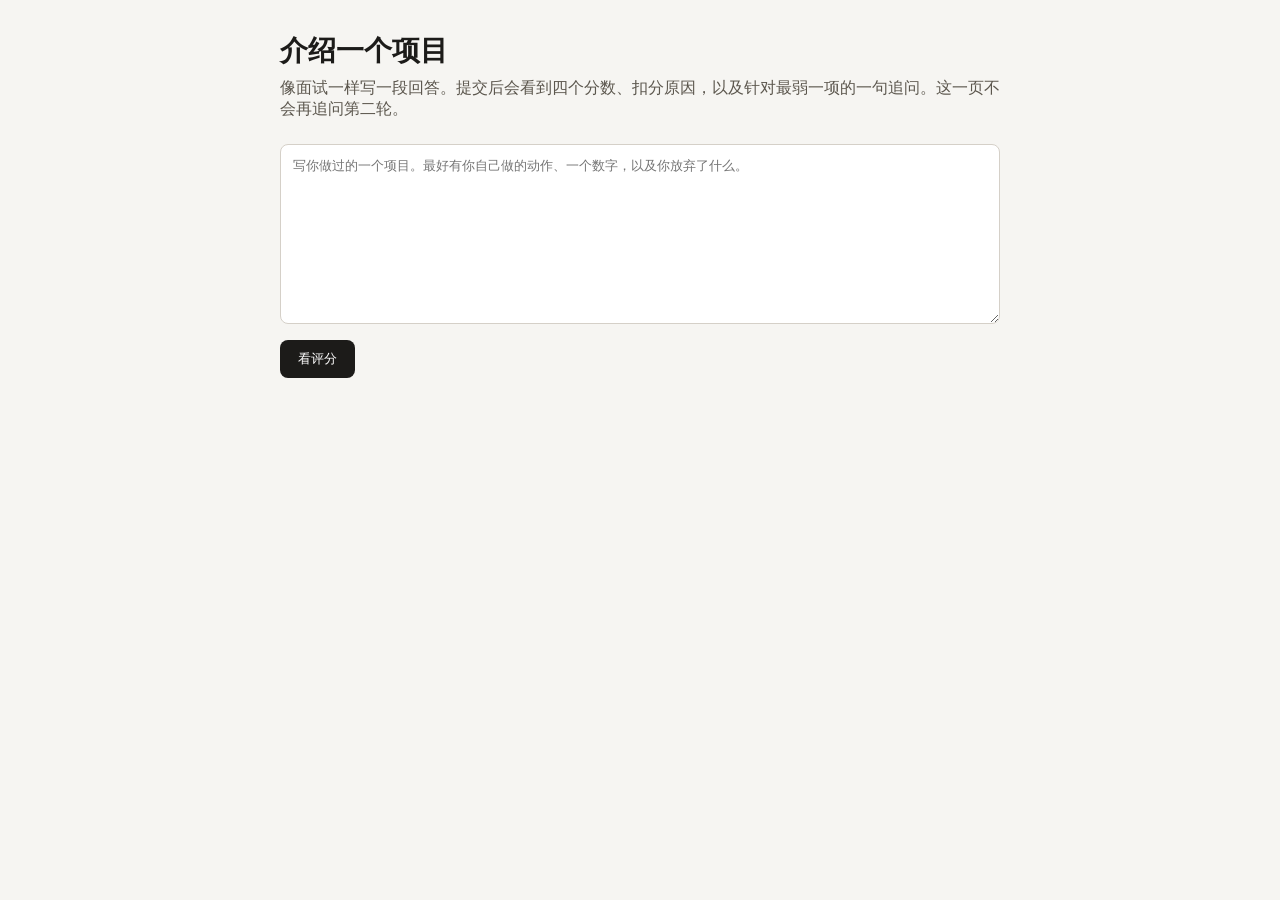
<file: ai-interviewer/app/static/index.html>
<!DOCTYPE html>
<html lang="zh-CN">
<head>
  <meta charset="utf-8" />
  <meta name="viewport" content="width=device-width, initial-scale=1" />
  <title>介绍一个项目</title>
  <style>
    body { font-family: -apple-system, "PingFang SC", sans-serif; margin: 0; background: #f6f5f2; color: #1c1b19; }
    main { max-width: 720px; margin: 0 auto; padding: 32px 20px 64px; }
    h1 { font-size: 28px; margin: 0 0 8px; }
    p.lead { margin: 0 0 24px; color: #5c574e; }
    textarea { width: 100%; min-height: 180px; box-sizing: border-box; font: 16px/1.5 inherit; padding: 12px; border: 1px solid #d5d0c8; border-radius: 8px; }
    button { margin-top: 12px; font: 16px inherit; padding: 10px 18px; border: 0; border-radius: 8px; background: #1c1b19; color: #fff; }
    button:disabled { opacity: 0.5; }
    .error { color: #8d2a2a; }
    .scores { display: grid; grid-template-columns: repeat(4, 1fr); gap: 8px; margin: 24px 0; }
    .score { background: #fff; border-radius: 8px; padding: 12px; }
    .score b { display: block; font-size: 28px; }
    .score span { color: #5c574e; font-size: 14px; }
    article { background: #fff; border-radius: 8px; padding: 16px; margin-bottom: 12px; }
    mark { background: #ffe08a; }
    .follow { border-left: 4px solid #1c1b19; }
  </style>
</head>
<body>
  <main>
    <h1>介绍一个项目</h1>
    <p class="lead">像面试一样写一段回答。提交后会看到四个分数、扣分原因，以及针对最弱一项的一句追问。这一页不会再追问第二轮。</p>
    <textarea id="answer" placeholder="写你做过的一个项目。最好有你自己做的动作、一个数字，以及你放弃了什么。"></textarea>
    <button id="go" type="button">看评分</button>
    <p id="status" class="error"></p>
    <section id="out" hidden></section>
  </main>
  <script>
    const labels = { structure: "结构", depth: "具体程度", accuracy: "是否靠谱", relevance: "是否答这道题" };
    const answerEl = document.querySelector("#answer");
    const button = document.querySelector("#go");
    const status = document.querySelector("#status");
    const out = document.querySelector("#out");

    button.addEventListener("click", async () => {
      status.textContent = "";
      out.hidden = true;
      button.disabled = true;
      button.textContent = "正在评分…";
      try {
        const response = await fetch("/api/v1/grade", {
          method: "POST",
          headers: { "content-type": "application/json" },
          body: JSON.stringify({ questionCode: "introduce-project", answer: answerEl.value })
        });
        const body = await response.json();
        if (!response.ok) throw new Error(body.detail || "评分失败");
        render(body);
      } catch (error) {
        status.textContent = error.message;
      } finally {
        button.disabled = false;
        button.textContent = "看评分";
      }
    });

    function render(body) {
      const cards = Object.keys(labels).map((key) =>
        `<div class="score"><b>${body.scores[key]}</b><span>${labels[key]}</span></div>`
      ).join("");
      const reasons = (body.reasons || []).map((reason) =>
        `<article><strong>${labels[reason.dimension]}</strong><p>${escapeHtml(reason.text)}</p><p>原话：<mark>${escapeHtml(reason.quote)}</mark></p></article>`
      ).join("");
      out.innerHTML = `<div class="scores">${cards}</div>${reasons}<article class="follow"><strong>追问（${labels[body.followup_dimension]}）</strong><p>${escapeHtml(body.followup)}</p></article>`;
      out.hidden = false;
    }

    function escapeHtml(text) {
      return String(text).replace(/[&<>"']/g, (ch) => ({ "&": "&amp;", "<": "&lt;", ">": "&gt;", '"': "&quot;", "'": "&#39;" }[ch]));
    }
  </script>
</body>
</html>
</file>
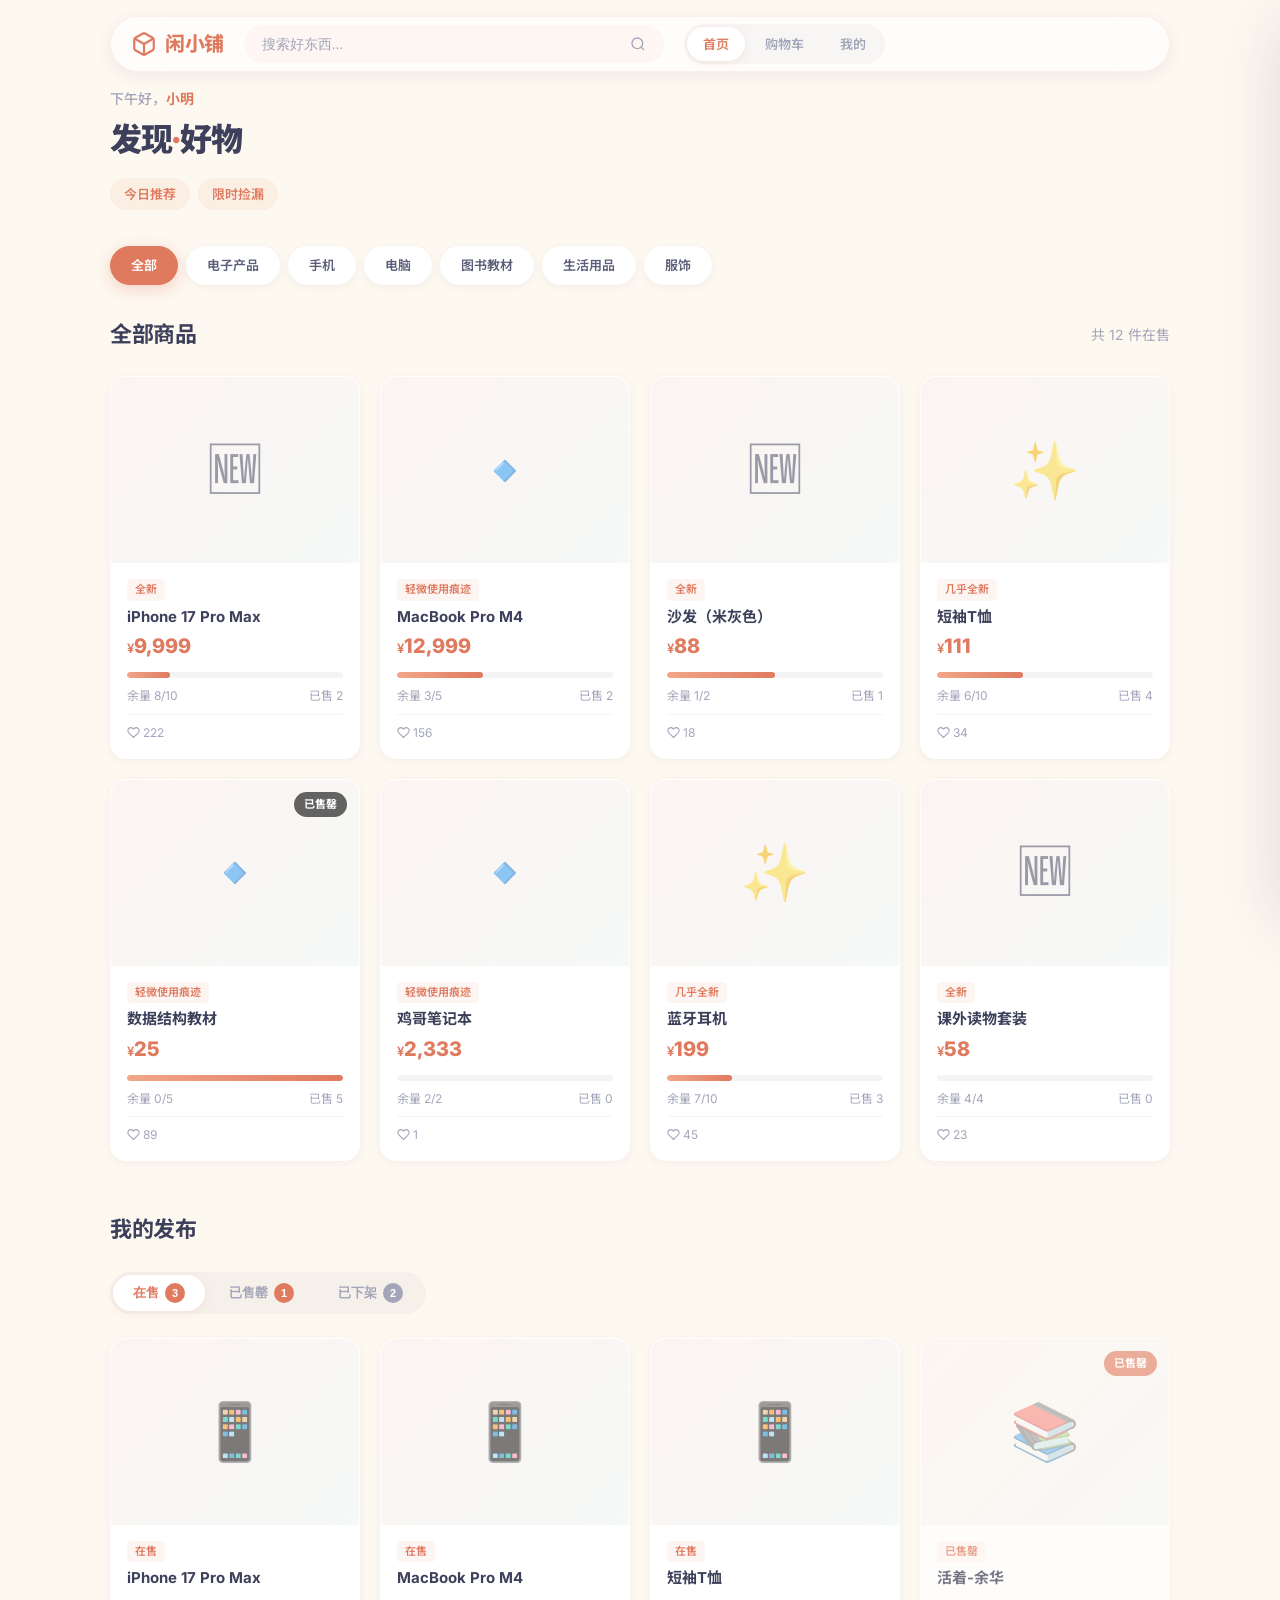
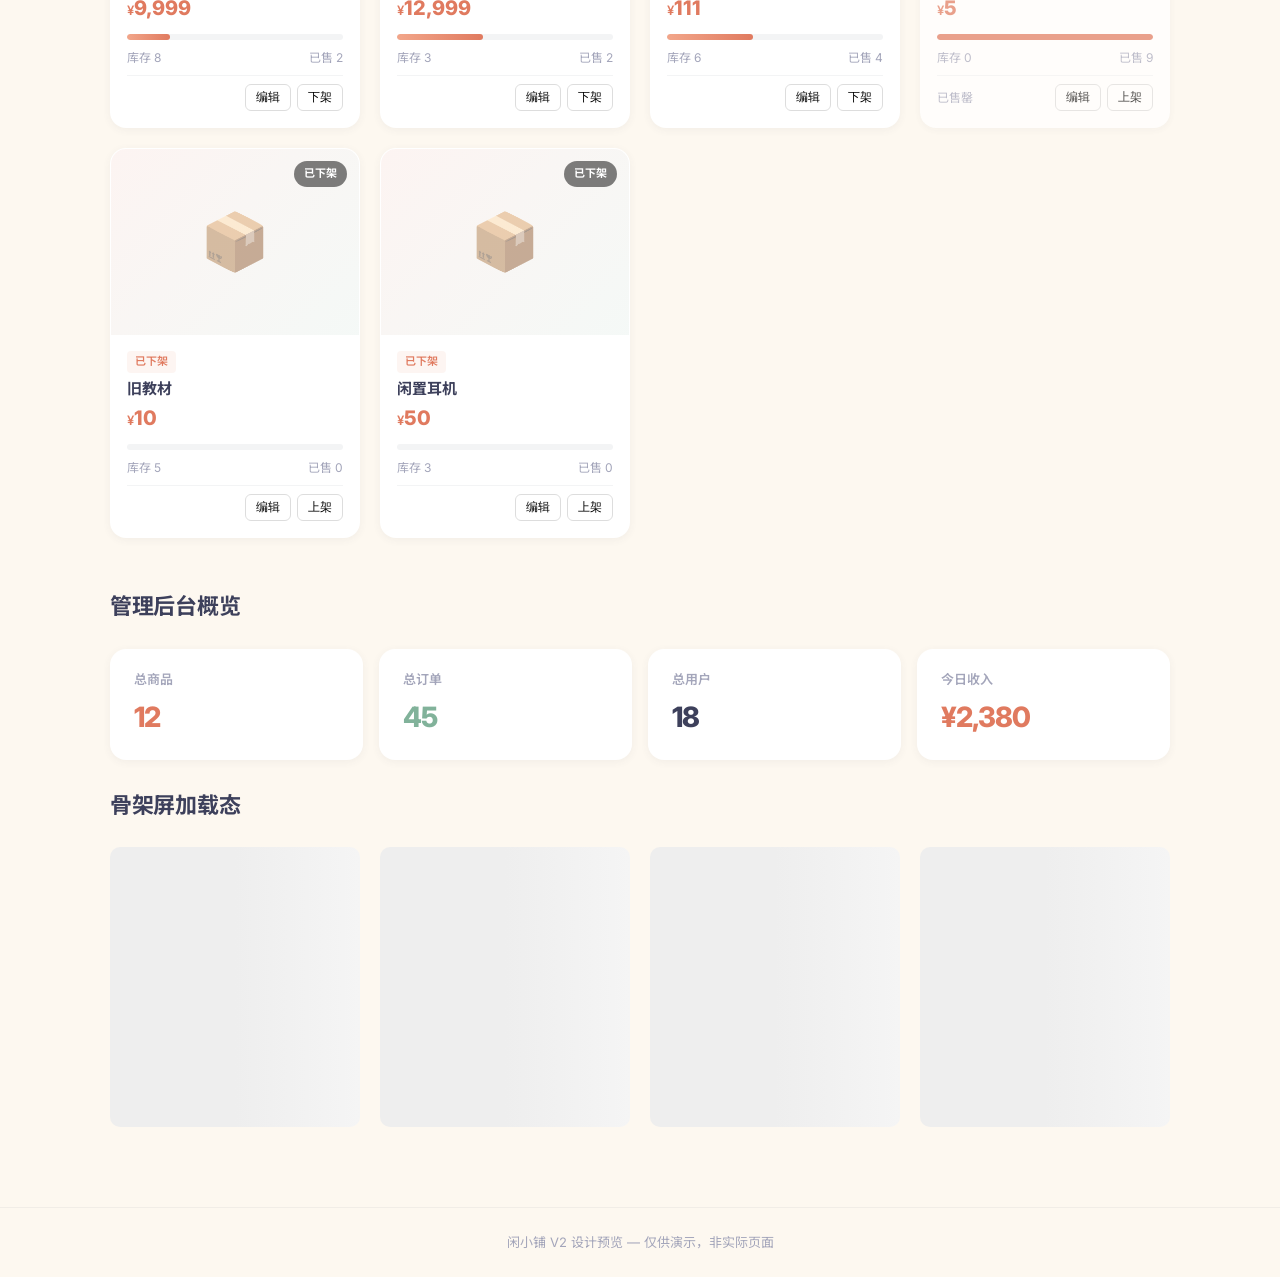
<file: schoolwork/Second-hand/src/main/resources/static/preview.html>
<!DOCTYPE html>
<html lang="zh-CN">
<head>
<meta charset="UTF-8">
<meta name="viewport" content="width=device-width, initial-scale=1.0">
<title>闲小铺 - 设计预览 V2</title>
<link rel="preconnect" href="https://fonts.googleapis.com">
<link rel="preconnect" href="https://fonts.gstatic.com" crossorigin>
<link href="https://fonts.googleapis.com/css2?family=Inter:wght@400;500;600;700;800&family=Noto+Sans+SC:wght@400;500;600;700;900&display=swap" rel="stylesheet">
<style>
:root {
    --color-primary: #E07A5F;
    --color-primary-light: #F2A68A;
    --color-primary-dark: #C96A4F;
    --color-primary-bg: rgba(224,122,95,.08);
    --color-accent: #81B29A;
    --color-accent-light: #A8D5BA;
    --color-dark: #3D405B;
    --color-mid: #5C5F7A;
    --color-muted: #A3A5BA;
    --color-cream: #F4F1DE;
    --color-cream-2: #FDF8F0;
    --color-white: #FFFCF7;
    --color-card: #FFFFFF;
    --color-danger: #E07A5F;
    --color-success: #81B29A;
    --color-warning: #F2CC8F;
    --radius: 16px;
    --radius-sm: 10px;
    --radius-xs: 8px;
    --shadow-sm: 0 2px 8px rgba(61,64,91,.06);
    --shadow: 0 4px 16px rgba(61,64,91,.08);
    --shadow-md: 0 8px 32px rgba(61,64,91,.1);
    --shadow-lg: 0 16px 48px rgba(61,64,91,.12);
    --shadow-xl: 0 24px 64px rgba(61,64,91,.16);
    --transition: 0.3s cubic-bezier(.4,0,.2,1);
}

*{margin:0;padding:0;box-sizing:border-box}
html{scroll-behavior:smooth}
body{
    font-family: 'Inter', 'Noto Sans SC', -apple-system, sans-serif;
    background: var(--color-cream-2);
    color: var(--color-dark);
    line-height: 1.6;
    -webkit-font-smoothing: antialiased;
    min-height: 100vh;
}
a{color:inherit;text-decoration:none}

/* ── Typography ── */
h2{font-size:22px;font-weight:700;letter-spacing:-.3px}
.section-header{
    display:flex;align-items:center;justify-content:space-between;
    margin-bottom:24px;
}
.section-header p{color:var(--color-muted);font-size:14px}
.greeting{font-size:14px;color:var(--color-muted);font-weight:500;margin-bottom:4px}
.greeting span{color:var(--color-primary);font-weight:700}

/* ── Header (Glass Capsule) ── */
.header{
    position:sticky;top:16px;z-index:100;
    max-width:1100px;margin:0 auto;padding:0 20px;
}
.header-inner{
    display:flex;align-items:center;gap:20px;
    height:56px;padding:0 8px 0 20px;
    background: rgba(255,255,255,.75);
    backdrop-filter: blur(24px);
    -webkit-backdrop-filter: blur(24px);
    border-radius: 50px;
    border:1px solid rgba(224,122,95,.12);
    box-shadow: var(--shadow);
}
.logo{
    display:flex;align-items:center;gap:8px;
    font-size:20px;font-weight:800;
    color: var(--color-primary);
    letter-spacing:-.5px;
    flex-shrink:0;
}
.logo svg{width:26px;height:26px}

.search-capsule{
    flex:1;max-width:420px;
    display:flex;align-items:center;
    background: rgba(224,122,95,.06);
    border-radius:50px;padding:0 16px;
    height:38px;transition:var(--transition);
    border:2px solid transparent;
}
.search-capsule:focus-within{
    background:#fff;
    border-color:var(--color-primary-light);
    box-shadow:0 0 0 5px rgba(224,122,95,.08);
}
.search-capsule input{
    flex:1;border:none;outline:none;background:transparent;
    font-size:14px;color:var(--color-dark);
}
.search-capsule input::placeholder{color:var(--color-muted)}
.search-capsule svg{width:16px;height:16px;color:var(--color-muted);flex-shrink:0}

.nav-capsule{
    display:flex;align-items:center;gap:4px;
    background:rgba(61,64,91,.04);
    border-radius:50px;padding:3px;
}
.nav-capsule a{
    padding:7px 16px;border-radius:50px;
    font-size:13px;font-weight:600;
    color:var(--color-muted);
    transition:var(--transition);
}
.nav-capsule a:hover{color:var(--color-dark)}
.nav-capsule a.active{
    background:#fff;
    color:var(--color-primary);
    box-shadow:0 2px 8px rgba(224,122,95,.15);
}

/* ── Main ── */
.main{max-width:1100px;margin:0 auto;padding:32px 20px 80px}

/* ── Hero Section ── */
.hero{
    display:flex;align-items:center;justify-content:space-between;
    margin-bottom:36px;
}
.hero-left h1{font-size:32px;font-weight:900;letter-spacing:-1px}
.hero-left h1 .dot{color:var(--color-primary)}
.hero-tags{display:flex;gap:8px;margin-top:12px}
.hero-tag{
    padding:6px 14px;border-radius:50px;
    font-size:13px;font-weight:600;
    background:var(--color-primary-bg);
    color:var(--color-primary);
}

/* ── Category Pills ── */
.cat-pills{display:flex;gap:8px;margin-bottom:32px;flex-wrap:wrap}
.cat-pill{
    padding:8px 20px;border-radius:50px;
    font-size:13px;font-weight:600;
    background:#fff;color:var(--color-mid);
    border:1.5px solid transparent;
    cursor:pointer;transition:var(--transition);
    box-shadow:var(--shadow-sm);
}
.cat-pill:hover{border-color:var(--color-primary-light);color:var(--color-primary)}
.cat-pill.active{
    background:var(--color-primary);
    color:#fff;border-color:var(--color-primary);
    box-shadow:0 4px 16px rgba(224,122,95,.3);
}

/* ── Product Grid (Masonry-style) ── */
.product-grid{
    display:grid;
    grid-template-columns:repeat(auto-fill,minmax(240px,1fr));
    gap:20px;
}
.product-card{
    background:var(--color-card);
    border-radius:var(--radius);
    overflow:hidden;
    box-shadow:var(--shadow-sm);
    transition:var(--transition);
    cursor:pointer;
    border:1px solid transparent;
}
.product-card:hover{
    transform:translateY(-6px);
    box-shadow:var(--shadow-lg);
    border-color:rgba(224,122,95,.15);
}
.card-img-wrap{
    position:relative;overflow:hidden;
    aspect-ratio:4/3;background:linear-gradient(135deg,#E07A5F15,#81B29A15);
    display:flex;align-items:center;justify-content:center;
}
.card-img-wrap .placeholder-img{
    font-size:56px;opacity:.5;transition:var(--transition);
}
.product-card:hover .placeholder-img{transform:scale(1.08);opacity:.7}
.card-img-overlay{
    position:absolute;bottom:0;left:0;right:0;
    height:60px;
    background:linear-gradient(transparent,rgba(0,0,0,.4));
    opacity:0;transition:var(--transition);
    display:flex;align-items:flex-end;padding:10px 14px;gap:8px;
}
.product-card:hover .card-img-overlay{opacity:1}
.card-img-overlay button{
    padding:5px 12px;border-radius:50px;
    font-size:12px;font-weight:600;border:none;color:#fff;
    background:rgba(255,255,255,.25);
    backdrop-filter:blur(8px);
    cursor:pointer;transition:var(--transition);
}
.card-img-overlay button:hover{background:var(--color-primary)}

.sold-out-badge{
    position:absolute;top:12px;right:12px;
    padding:4px 10px;border-radius:50px;
    font-size:11px;font-weight:700;
    background:rgba(0,0,0,.6);color:#fff;
    backdrop-filter:blur(8px);
}

.card-body{padding:16px}
.card-top-row{display:flex;align-items:center;gap:6px;margin-bottom:6px}
.card-condition-tag{
    padding:2px 8px;border-radius:4px;
    font-size:11px;font-weight:600;
    background:var(--color-primary-bg);
    color:var(--color-primary);
}
.card-name{font-size:15px;font-weight:700;margin-bottom:4px;line-height:1.3}
.card-price{
    font-size:20px;font-weight:800;color:var(--color-primary);
    margin-bottom:10px;
}
.card-price .unit{font-size:13px;font-weight:600}

/* Progress bar */
.card-stock-bar{
    height:6px;background:rgba(61,64,91,.06);
    border-radius:50px;margin-bottom:8px;overflow:hidden;
}
.card-stock-fill{
    height:100%;border-radius:50px;
    background:linear-gradient(90deg,var(--color-primary-light),var(--color-primary));
    transition:width .6s ease;
}
.card-stock-info{
    display:flex;justify-content:space-between;
    font-size:12px;color:var(--color-muted);
    margin-bottom:8px;
}

.card-footer-row{
    display:flex;align-items:center;justify-content:space-between;
    padding-top:8px;border-top:1px solid rgba(61,64,91,.06);
}
.card-stats{display:flex;align-items:center;gap:12px;font-size:12px;color:var(--color-muted)}
.card-stats span{display:flex;align-items:center;gap:3px}
.card-stats svg{width:13px;height:13px}

/* ── Tabs ── */
.tabs{
    display:flex;gap:4px;
    background:rgba(61,64,91,.04);
    border-radius:50px;padding:3px;width:fit-content;
    margin-bottom:24px;
}
.tab{
    padding:8px 20px;border-radius:50px;
    font-size:13px;font-weight:600;border:none;
    background:transparent;color:var(--color-muted);
    cursor:pointer;transition:var(--transition);
    position:relative;
}
.tab.active{
    background:#fff;color:var(--color-primary);
    box-shadow:0 2px 8px rgba(224,122,95,.12);
}
.tab .badge{
    display:inline-flex;align-items:center;justify-content:center;
    min-width:20px;height:20px;padding:0 6px;
    margin-left:6px;border-radius:50px;
    font-size:11px;font-weight:700;
    background:var(--color-muted);color:#fff;
}
.tab.active .badge{background:var(--color-primary)}

/* ── Side Drawer ── */
.drawer-overlay{
    position:fixed;top:0;left:0;right:0;bottom:0;z-index:200;
    background:rgba(0,0,0,0);
    pointer-events:none;transition:var(--transition);
}
.drawer-overlay.open{
    background:rgba(0,0,0,.4);
    pointer-events:auto;
}
.drawer{
    position:fixed;top:0;right:0;bottom:0;z-index:201;
    width:420px;max-width:100vw;
    background:var(--color-card);
    box-shadow:var(--shadow-xl);
    transform:translateX(100%);
    transition:transform .35s cubic-bezier(.4,0,.2,1);
    overflow-y:auto;
}
.drawer-overlay.open .drawer{transform:translateX(0)}

.drawer-close{
    position:absolute;top:16px;left:16px;
    width:36px;height:36px;border-radius:50%;
    border:none;background:rgba(0,0,0,.06);
    font-size:18px;color:var(--color-mid);
    cursor:pointer;display:flex;align-items:center;justify-content:center;
    z-index:10;transition:var(--transition);
}
.drawer-close:hover{background:rgba(0,0,0,.12)}
.drawer-img{
    width:100%;aspect-ratio:4/3;
    background:linear-gradient(135deg,#E07A5F20,#81B29A20);
    display:flex;align-items:center;justify-content:center;
    font-size:80px;opacity:.5;
}
.drawer-body{padding:24px}
.drawer-body h3{font-size:22px;font-weight:800;margin-bottom:4px}
.drawer-price{font-size:28px;font-weight:800;color:var(--color-primary);margin-bottom:16px}
.drawer-price .unit{font-size:16px}
.drawer-meta{
    display:flex;gap:16px;
    font-size:13px;color:var(--color-muted);margin-bottom:20px;
}
.drawer-stock-bar{
    height:8px;border-radius:50px;overflow:hidden;
    background:rgba(61,64,91,.06);margin-bottom:10px;
}
.drawer-stock-fill{
    height:100%;border-radius:50px;
    background:linear-gradient(90deg,var(--color-primary-light),var(--color-primary));
}
.drawer-stock-text{
    font-size:13px;color:var(--color-muted);margin-bottom:20px;
}
.drawer-desc{
    font-size:14px;color:var(--color-mid);line-height:1.7;
    margin-bottom:24px;
}
.btn-drawer-cta{
    width:100%;padding:14px;border:none;border-radius:50px;
    font-size:16px;font-weight:700;color:#fff;
    background:var(--color-primary);
    cursor:pointer;transition:var(--transition);
}
.btn-drawer-cta:hover{
    background:var(--color-primary-dark);
    box-shadow:0 8px 24px rgba(224,122,95,.35);
}

/* ── Dashboard ── */
.stats-grid{
    display:grid;grid-template-columns:repeat(4,1fr);gap:16px;
    margin-bottom:28px;
}
.stat-card{
    background:#fff;border-radius:var(--radius);
    padding:20px 24px;box-shadow:var(--shadow-sm);
    transition:var(--transition);
}
.stat-card:hover{transform:translateY(-2px);box-shadow:var(--shadow-md)}
.stat-card .stat-label{font-size:13px;color:var(--color-muted);font-weight:600;margin-bottom:6px}
.stat-card .stat-value{font-size:28px;font-weight:800;letter-spacing:-1px}
.stat-card.accent .stat-value{color:var(--color-primary)}
.stat-card.success .stat-value{color:var(--color-accent)}

/* ── Skeleton ── */
.skeleton{
    background:linear-gradient(90deg,#eee 25%,#f5f5f5 50%,#eee 75%);
    background-size:200% 100%;
    animation:shimmer 1.5s ease-in-out infinite;
    border-radius:var(--radius-sm);
}
@keyframes shimmer{0%{background-position:200% 0}100%{background-position:-200% 0}}
.skeleton-card{height:280px}
.skeleton-line{height:14px;width:100%;margin-bottom:8px}
.skeleton-line.short{width:60%}

/* ── Footer ── */
.preview-footer{
    text-align:center;padding:24px;
    color:var(--color-muted);font-size:13px;
    border-top:1px solid rgba(61,64,91,.06);
}

/* ── Responsive ── */
@media(max-width:768px){
    .hero-left h1{font-size:22px}
    .stats-grid{grid-template-columns:repeat(2,1fr)}
    .product-grid{grid-template-columns:repeat(auto-fill,minmax(160px,1fr));gap:12px}
    .drawer{width:100vw}
}
</style>
</head>
<body>

<!-- Header: Glass Capsule -->
<header class="header">
    <div class="header-inner">
        <div class="logo">
            <svg viewBox="0 0 24 24" fill="none" stroke="currentColor" stroke-width="2">
                <path d="M21 16V8a2 2 0 0 0-1-1.73l-7-4a2 2 0 0 0-2 0l-7 4A2 2 0 0 0 3 8v8a2 2 0 0 0 1 1.73l7 4a2 2 0 0 0 2 0l7-4A2 2 0 0 0 21 16z"/>
                <polyline points="3.27 6.96 12 12.01 20.73 6.96"/>
                <line x1="12" y1="22.08" x2="12" y2="12"/>
            </svg>
            闲小铺
        </div>
        <div class="search-capsule">
            <input type="text" placeholder="搜索好东西..." />
            <svg viewBox="0 0 24 24" fill="none" stroke="currentColor" stroke-width="2">
                <circle cx="11" cy="11" r="8"/><line x1="21" y1="21" x2="16.65" y2="16.65"/>
            </svg>
        </div>
        <div class="nav-capsule">
            <a href="#" class="active">首页</a>
            <a href="#">购物车</a>
            <a href="#">我的</a>
        </div>
    </div>
</header>

<main class="main">

<!-- Hero -->
<div class="hero">
    <div class="hero-left">
        <div class="greeting">下午好，<span>小明</span></div>
        <h1>发现<span class="dot">·</span>好物</h1>
        <div class="hero-tags">
            <span class="hero-tag">今日推荐</span>
            <span class="hero-tag">限时捡漏</span>
        </div>
    </div>
</div>

<!-- Category Pills -->
<div class="cat-pills">
    <span class="cat-pill active">全部</span>
    <span class="cat-pill">电子产品</span>
    <span class="cat-pill">手机</span>
    <span class="cat-pill">电脑</span>
    <span class="cat-pill">图书教材</span>
    <span class="cat-pill">生活用品</span>
    <span class="cat-pill">服饰</span>
</div>

<!-- Section: 首页商品 -->
<div class="section-header">
    <h2>全部商品</h2>
    <p>共 12 件在售</p>
</div>
<div class="product-grid" id="productGrid"></div>

<br><br>

<!-- Section: 我的发布 Tabs -->
<div class="section-header"><h2>我的发布</h2></div>
<div class="tabs">
    <button class="tab active" onclick="switchTab(this)">在售<span class="badge">3</span></button>
    <button class="tab" onclick="switchTab(this)">已售罄<span class="badge" style="background:#E07A5F">1</span></button>
    <button class="tab" onclick="switchTab(this)">已下架<span class="badge">2</span></button>
</div>
<div class="product-grid" id="myProductsGrid"></div>

<br><br>

<!-- Section: Admin Dashboard -->
<div class="section-header"><h2>管理后台概览</h2></div>
<div class="stats-grid">
    <div class="stat-card accent">
        <div class="stat-label">总商品</div>
        <div class="stat-value">12</div>
    </div>
    <div class="stat-card success">
        <div class="stat-label">总订单</div>
        <div class="stat-value">45</div>
    </div>
    <div class="stat-card">
        <div class="stat-label">总用户</div>
        <div class="stat-value">18</div>
    </div>
    <div class="stat-card accent">
        <div class="stat-label">今日收入</div>
        <div class="stat-value">&yen;2,380</div>
    </div>
</div>

<!-- Section: Skeleton Loading -->
<div class="section-header"><h2>骨架屏加载态</h2></div>
<div class="product-grid">
    <div class="skeleton skeleton-card"></div>
    <div class="skeleton skeleton-card"></div>
    <div class="skeleton skeleton-card"></div>
    <div class="skeleton skeleton-card"></div>
</div>

</main>

<div class="preview-footer">闲小铺 V2 设计预览 — 仅供演示，非实际页面</div>

<!-- Drawer Overlay -->
<div class="drawer-overlay" id="drawerOverlay">
    <div class="drawer">
        <button class="drawer-close" onclick="closeDrawer()">←</button>
        <div class="drawer-img">📱</div>
        <div class="drawer-body">
            <h3 id="drawerName">iPhone 17 Pro Max</h3>
            <div class="drawer-price"><span class="unit">&yen;</span>9,999</div>
            <div class="drawer-meta">
                <span>❤ 222 人喜欢</span>
                <span>全新</span>
                <span>分类：手机</span>
            </div>
            <div class="drawer-stock-bar">
                <div class="drawer-stock-fill" id="drawerStockFill" style="width:80%"></div>
            </div>
            <div class="drawer-stock-text">库存 8 / 10 · 已售 2</div>
            <div class="drawer-desc">这是商品的详细描述区域。2025年新款，国行全网通版本。几乎全新，无磕碰划痕，配件齐全。</div>
            <button class="btn-drawer-cta">加入购物车</button>
        </div>
    </div>
</div>

<script>
// Product data
const products = [
    { name:'iPhone 17 Pro Max', price:9999, remaining:8, quantity:10, sold:2, condition:'全新', views:222, category:'手机', soldOut:false },
    { name:'MacBook Pro M4', price:12999, remaining:3, quantity:5, sold:2, condition:'轻微使用痕迹', views:156, category:'电脑', soldOut:false },
    { name:'沙发（米灰色）', price:88, remaining:1, quantity:2, sold:1, condition:'全新', views:18, category:'家具', soldOut:false },
    { name:'短袖T恤', price:111, remaining:6, quantity:10, sold:4, condition:'几乎全新', views:34, category:'服饰', soldOut:false },
    { name:'数据结构教材', price:25, remaining:0, quantity:5, sold:5, condition:'轻微使用痕迹', views:89, category:'教材', soldOut:true },
    { name:'鸡哥笔记本', price:2333, remaining:2, quantity:2, sold:0, condition:'轻微使用痕迹', views:1, category:'电脑', soldOut:false },
    { name:'蓝牙耳机', price:199, remaining:7, quantity:10, sold:3, condition:'几乎全新', views:45, category:'电子产品', soldOut:false },
    { name:'课外读物套装', price:58, remaining:4, quantity:4, sold:0, condition:'全新', views:23, category:'课外书', soldOut:false },
];

const myProducts = [
    { name:'iPhone 17 Pro Max', price:9999, stock:8, sold:2, soldOut:false, down:false },
    { name:'MacBook Pro M4', price:12999, stock:3, sold:2, soldOut:false, down:false },
    { name:'短袖T恤', price:111, stock:6, sold:4, soldOut:false, down:false },
    { name:'活着-余华', price:5, stock:0, sold:9, soldOut:true, down:false },
    { name:'旧教材', price:10, stock:5, sold:0, soldOut:false, down:true },
    { name:'闲置耳机', price:50, stock:3, sold:0, soldOut:false, down:true },
];

const condEmoji = { '全新':'🆕', '几乎全新':'✨', '轻微使用痕迹':'🔹', '明显使用痕迹':'🔸' };

function renderProductCard(p) {
    const soldPct = p.quantity > 0 ? Math.round((p.sold / p.quantity) * 100) : 100;
    return `
    <div class="product-card" onclick="openDrawer('${p.name}',${p.price},${p.remaining},${p.quantity},${p.sold})">
        <div class="card-img-wrap">
            <div class="placeholder-img">${condEmoji[p.condition] || '📦'}</div>
            ${p.soldOut ? '<div class="sold-out-badge">已售罄</div>' : ''}
            <div class="card-img-overlay">
                <button>🛒 加购</button>
                <button>❤ 收藏</button>
            </div>
        </div>
        <div class="card-body">
            <div class="card-top-row">
                <span class="card-condition-tag">${p.condition}</span>
            </div>
            <div class="card-name">${p.name}</div>
            <div class="card-price"><span class="unit">&yen;</span>${p.price.toLocaleString()}</div>
            <div class="card-stock-bar">
                <div class="card-stock-fill" style="width:${soldPct}%"></div>
            </div>
            <div class="card-stock-info">
                <span>余量 ${p.remaining}/${p.quantity}</span>
                <span>已售 ${p.sold}</span>
            </div>
            <div class="card-footer-row">
                <div class="card-stats">
                    <span><svg viewBox="0 0 24 24" fill="none" stroke="currentColor" stroke-width="2"><path d="M20.84 4.61a5.5 5.5 0 0 0-7.78 0L12 5.67l-1.06-1.06a5.5 5.5 0 0 0-7.78 7.78l1.06 1.06L12 21.23l7.78-7.78 1.06-1.06a5.5 5.5 0 0 0 0-7.78z"/></svg>${p.views}</span>
                </div>
            </div>
        </div>
    </div>`;
}

function renderMyProductCard(p) {
    if (p.soldOut) {
        return `
        <div class="product-card" style="opacity:0.7">
            <div class="card-img-wrap">
                <div class="placeholder-img">📚</div>
                <div class="sold-out-badge" style="background:rgba(224,122,95,.85)">已售罄</div>
            </div>
            <div class="card-body">
                <div class="card-top-row"><span class="card-condition-tag">已售罄</span></div>
                <div class="card-name">${p.name}</div>
                <div class="card-price"><span class="unit">&yen;</span>${p.price.toLocaleString()}</div>
                <div class="card-stock-bar">
                    <div class="card-stock-fill" style="width:100%;background:#E07A5F"></div>
                </div>
                <div class="card-stock-info">
                    <span>库存 0</span><span>已售 ${p.sold}</span>
                </div>
                <div class="card-footer-row">
                    <div class="card-stats"><span>已售罄</span></div>
                    <div style="display:flex;gap:6px">
                        <button style="padding:4px 10px;border-radius:6px;font-size:12px;border:1px solid #ddd;background:#fff;cursor:pointer">编辑</button>
                        <button style="padding:4px 10px;border-radius:6px;font-size:12px;border:1px solid #ddd;background:#fff;cursor:pointer">上架</button>
                    </div>
                </div>
            </div>
        </div>`;
    }
    return `
    <div class="product-card">
        <div class="card-img-wrap">
            <div class="placeholder-img">${p.down ? '📦' : '📱'}</div>
            ${p.down ? '<div class="sold-out-badge" style="background:rgba(0,0,0,.5)">已下架</div>' : ''}
        </div>
        <div class="card-body">
            <div class="card-top-row"><span class="card-condition-tag">${p.down ? '已下架' : '在售'}</span></div>
            <div class="card-name">${p.name}</div>
            <div class="card-price"><span class="unit">&yen;</span>${p.price.toLocaleString()}</div>
            <div class="card-stock-bar">
                <div class="card-stock-fill" style="width:${Math.round((p.sold/(p.stock+p.sold||1))*100)}%"></div>
            </div>
            <div class="card-stock-info">
                <span>库存 ${p.stock}</span><span>已售 ${p.sold}</span>
            </div>
            <div class="card-footer-row">
                <div></div>
                <div style="display:flex;gap:6px">
                    <button style="padding:4px 10px;border-radius:6px;font-size:12px;border:1px solid #ddd;background:#fff;cursor:pointer">编辑</button>
                    <button style="padding:4px 10px;border-radius:6px;font-size:12px;border:1px solid #ddd;background:#fff;cursor:pointer">${p.down ? '上架' : '下架'}</button>
                </div>
            </div>
        </div>
    </div>`;
}

// Render
document.getElementById('productGrid').innerHTML = products.map(renderProductCard).join('');
document.getElementById('myProductsGrid').innerHTML = myProducts.map(renderMyProductCard).join('');

// Tab switch
function switchTab(btn) {
    btn.parentElement.querySelectorAll('.tab').forEach(b=>b.classList.remove('active'));
    btn.classList.add('active');
}

// Drawer
function openDrawer(name, price, remaining, quantity, sold) {
    document.getElementById('drawerName').textContent = name;
    document.getElementById('drawerStockFill').style.width = Math.round((sold/quantity)*100) + '%';
    const overlay = document.getElementById('drawerOverlay');
    overlay.classList.add('open');
    document.querySelector('.drawer-stock-text').textContent = `库存 ${remaining} / ${quantity} · 已售 ${sold}`;
    document.querySelector('.drawer-price').innerHTML = `<span class="unit">&yen;</span>${price.toLocaleString()}`;
}
function closeDrawer() {
    document.getElementById('drawerOverlay').classList.remove('open');
}
document.getElementById('drawerOverlay').addEventListener('click', function(e) {
    if (e.target === this) closeDrawer();
});
</script>

</body>
</html>
</file>
